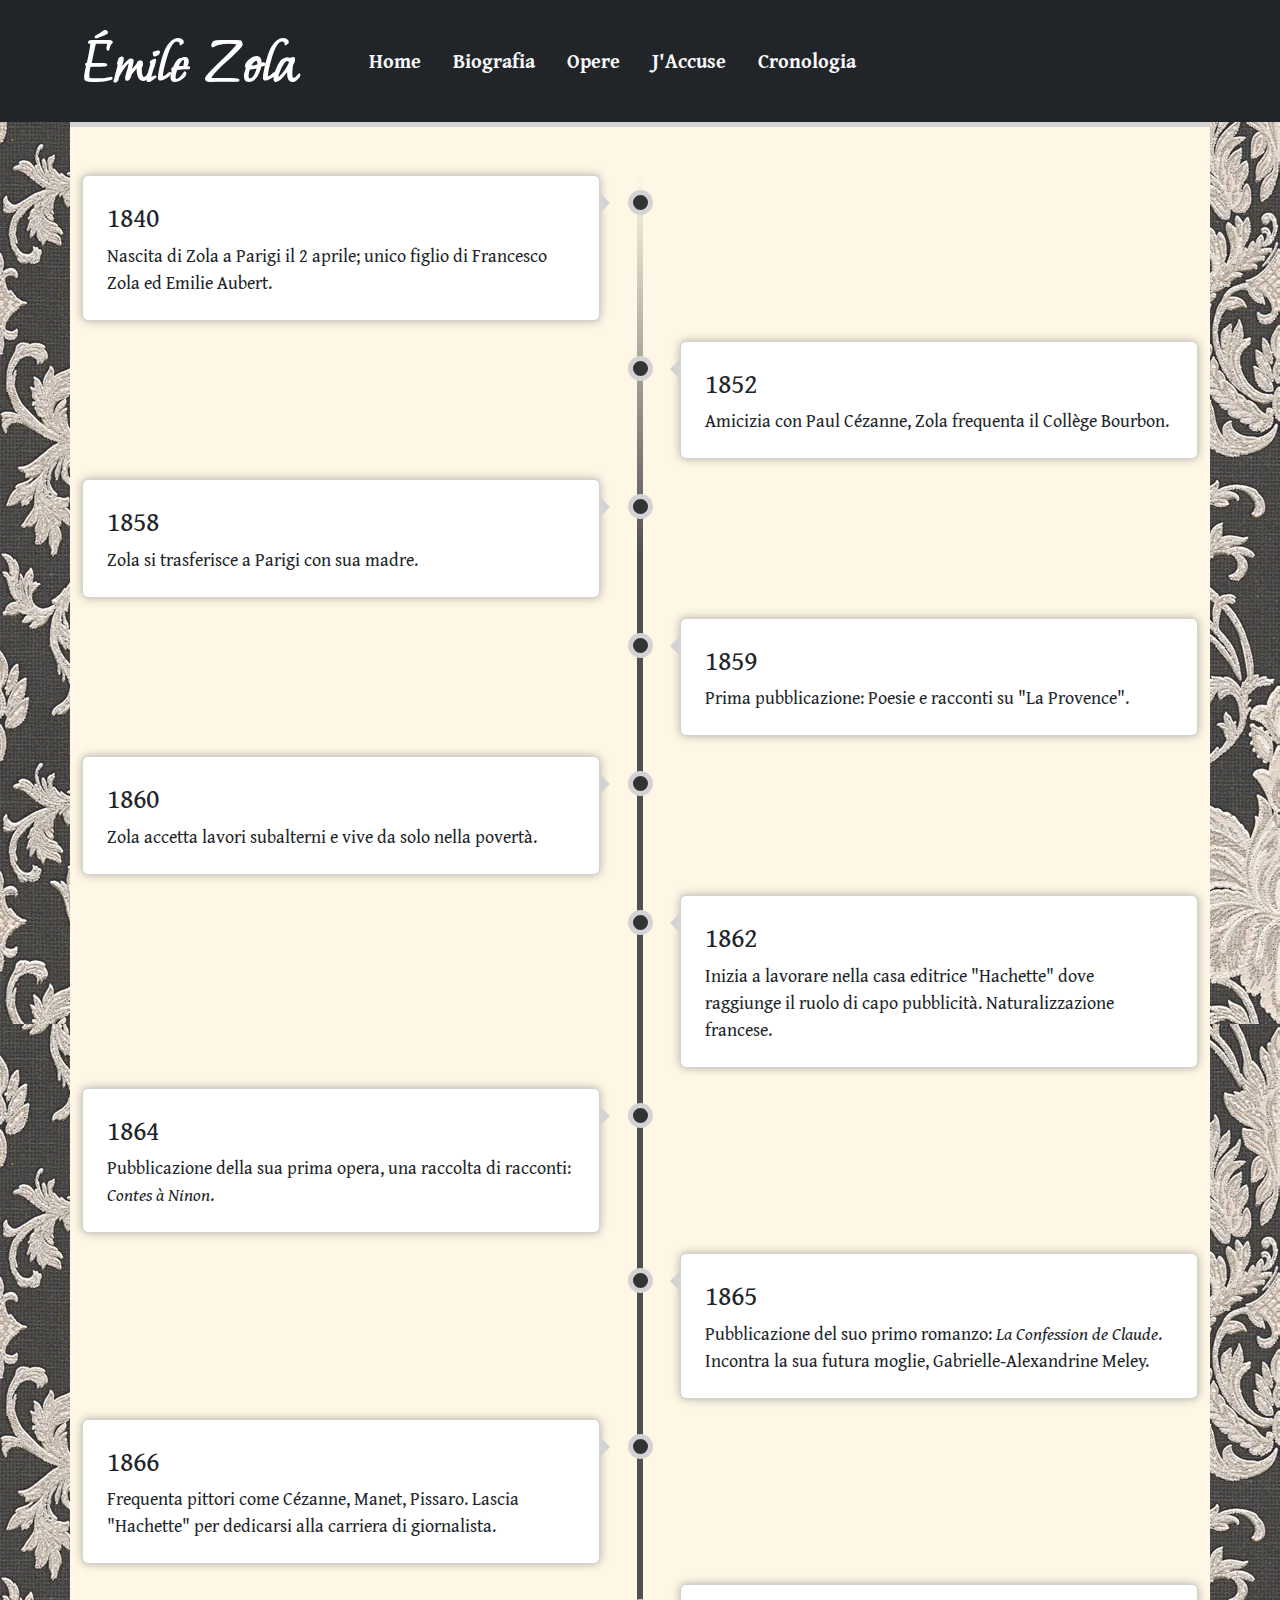
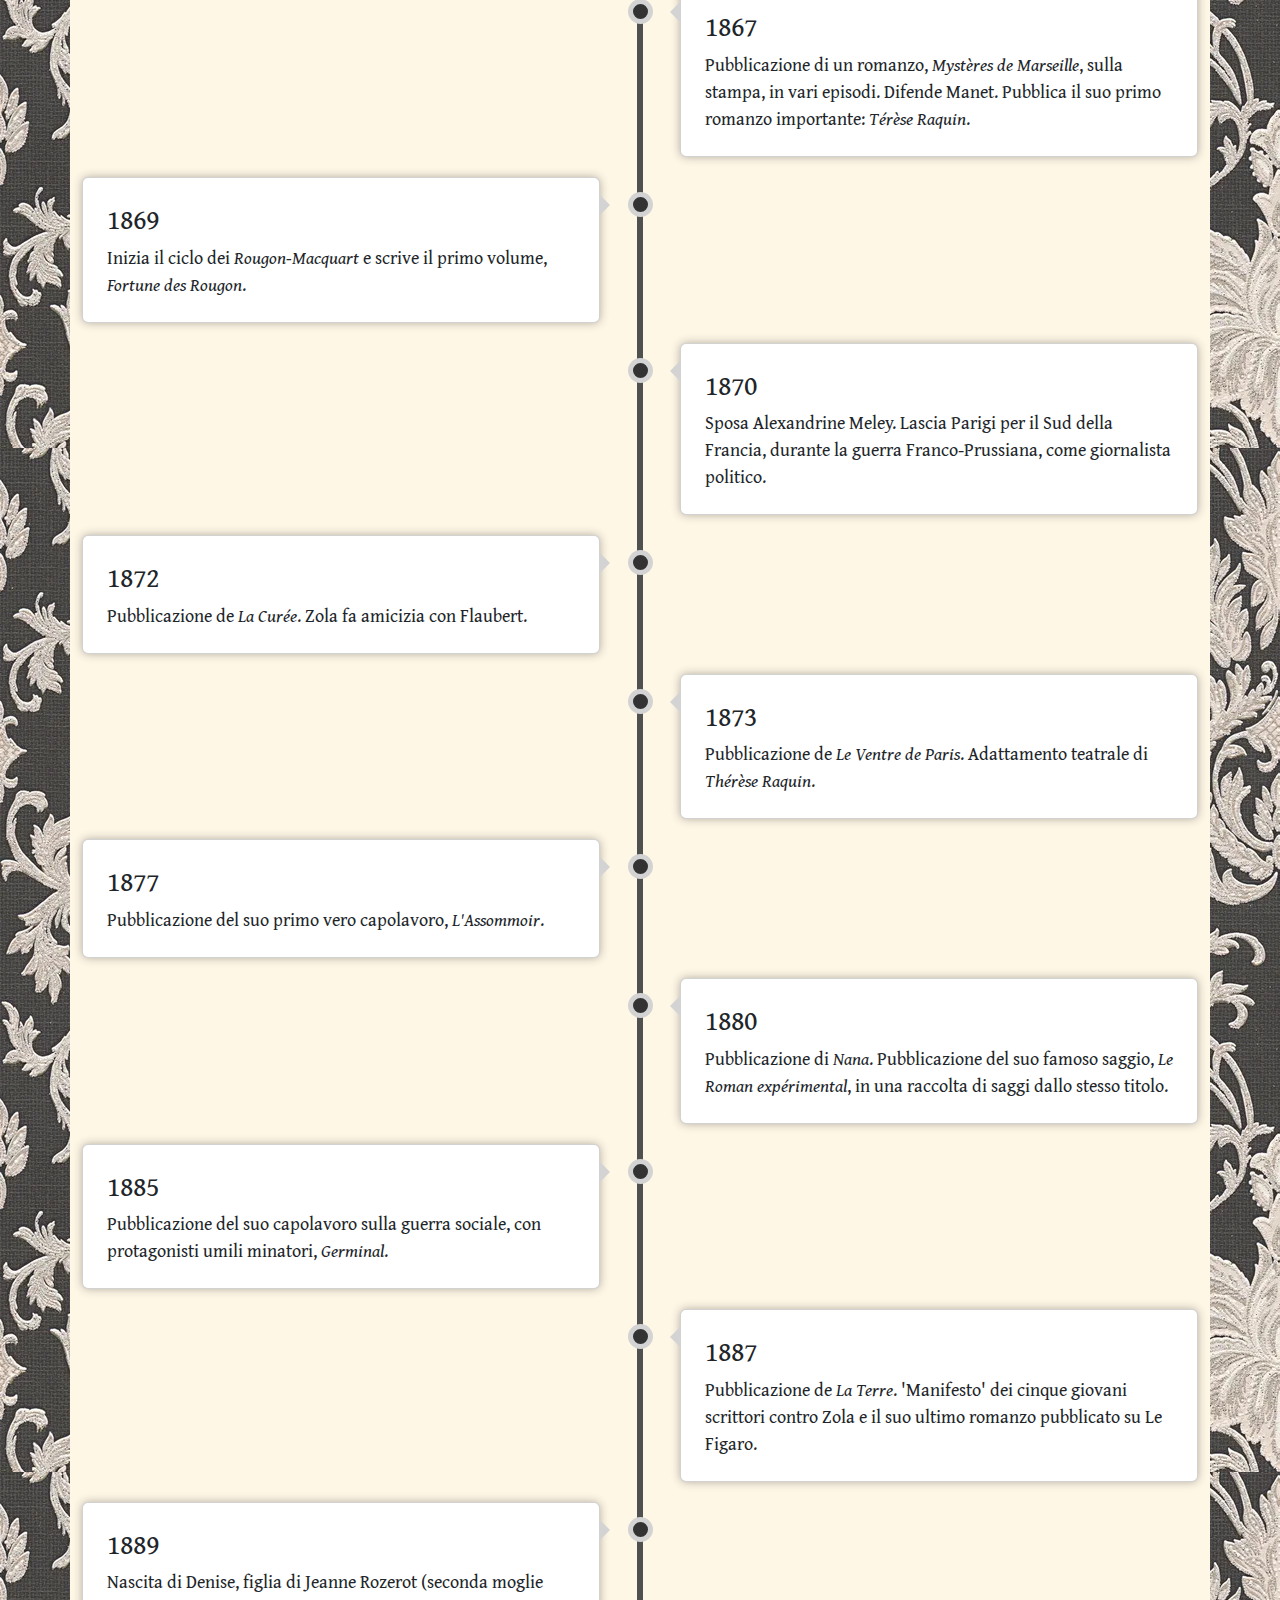
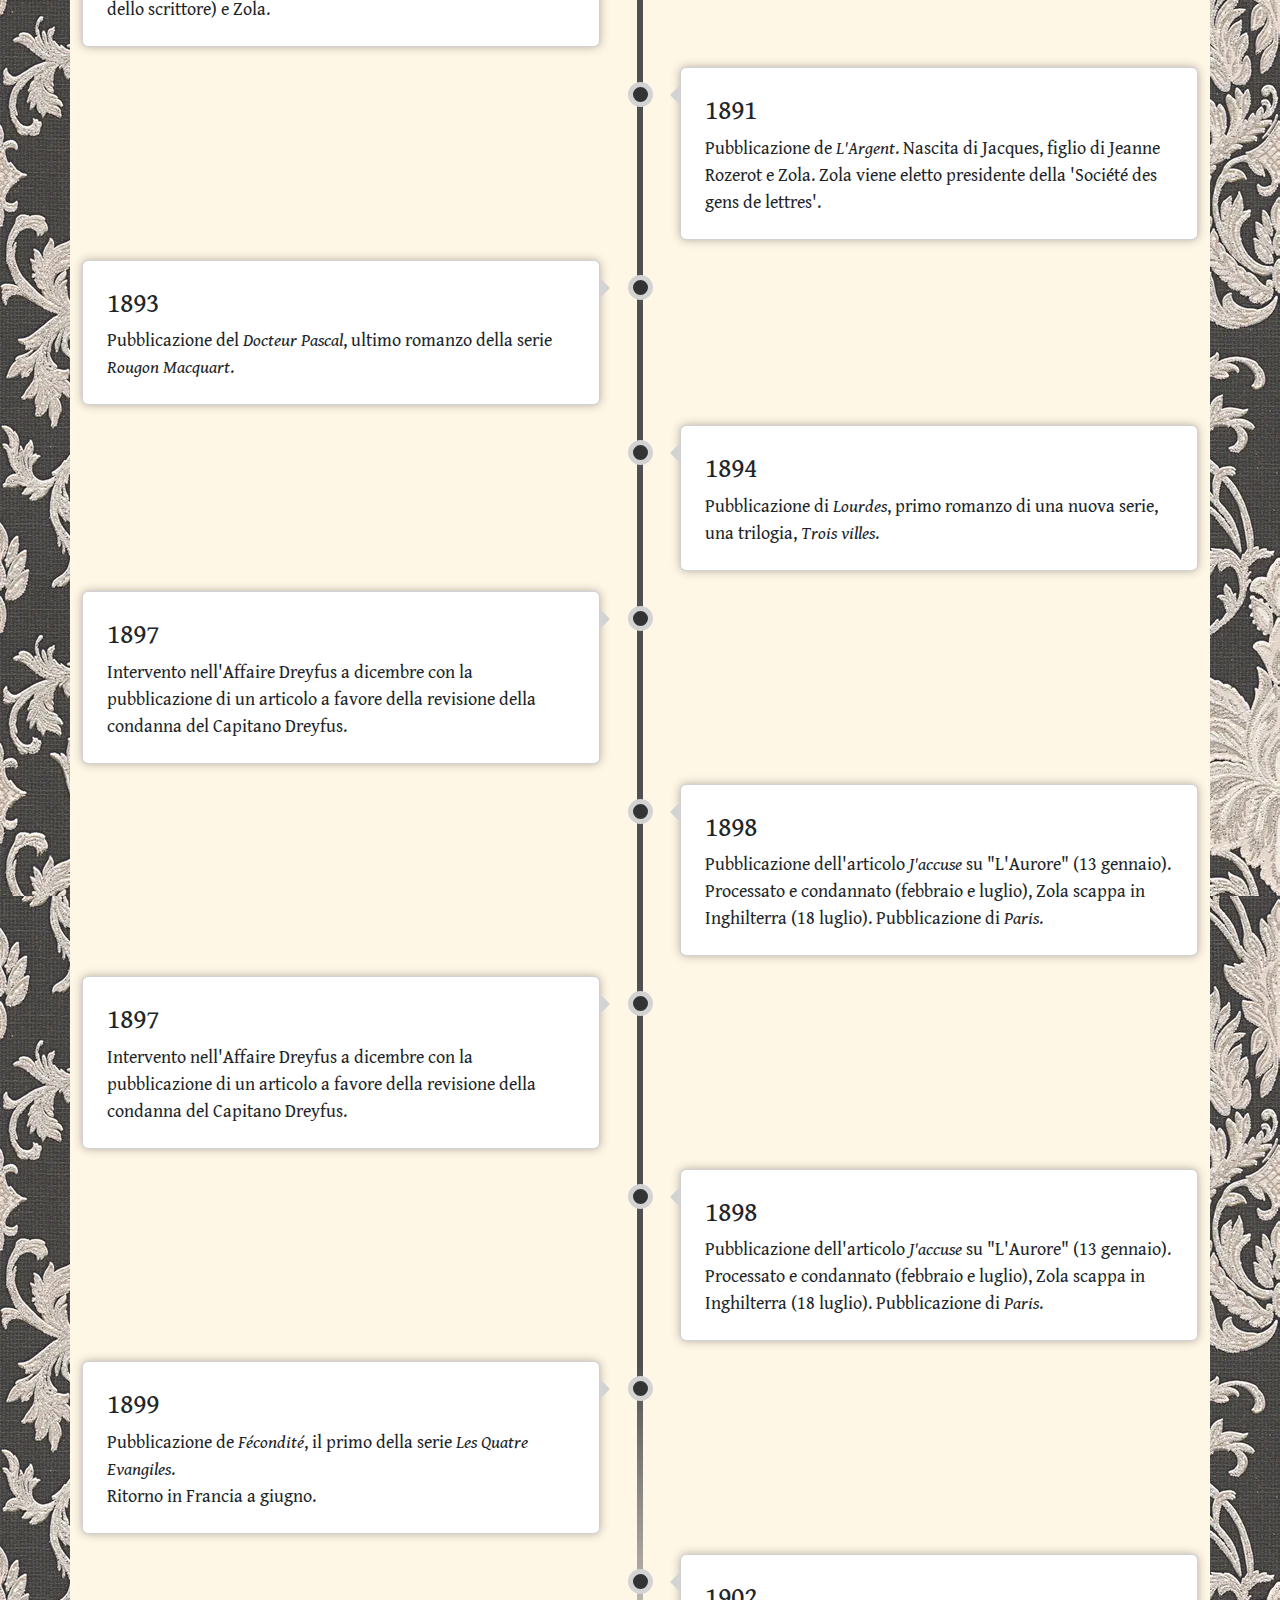
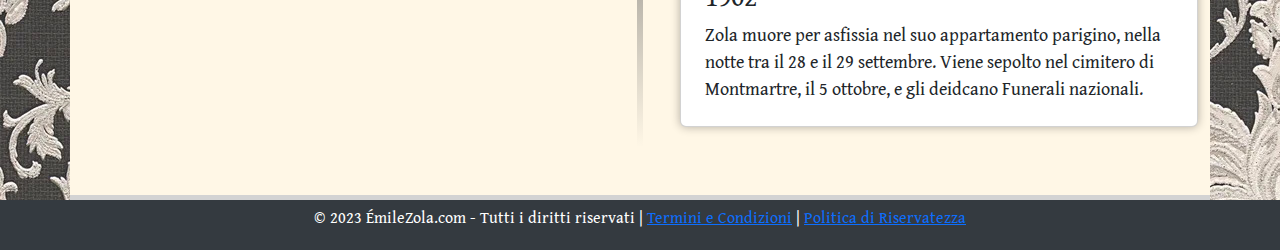
<file: sito web - Émile Zola/pages/cronologia.html>
<!DOCTYPE html>
<html lang="it-IT">
<head>
    <meta charset="UTF-8">
    <meta name="viewport" content="width=device-width, initial-scale=1.0">
    <link href="https://cdn.jsdelivr.net/npm/bootstrap@5.3.2/dist/css/bootstrap.min.css" rel="stylesheet">
    <script src="https://cdn.jsdelivr.net/npm/bootstrap@5.3.2/dist/js/bootstrap.bundle.min.js"></script>

    <link rel="stylesheet" href="https://fonts.googleapis.com/css?family=Moon+Dance">
    <link rel="stylesheet" href="https://fonts.googleapis.com/css?family=Gentium+Book+Plus">

    <link rel="stylesheet" href="../styles/style.css">
    <link rel="stylesheet" href="../styles/style_chronolgy.css">
    <script src="../javascript/main.js" defer></script>
    <style>
        .page_wrapper {
            min-height: calc(100vh); /* Altezza della finestra meno l'altezza dell'header */
            background-color: white; /* Colore di sfondo bianco */
        }
    </style>

    <link rel="icon" type="images/" href="../images/favicon.ico">

    <title>Émile Zola: Cronologia</title>
</head>
<body>
    <header class="bg-dark text-center">
        <nav class="navbar navbar-expand-lg bg-dark navbar-dark">
            <div class="container">
              <a class="navbar-brand"id="titleHome" href="#">Émile Zola</a>
              <button title="bottone" class="navbar-toggler" type="button" data-bs-toggle="collapse" data-bs-target="#collapsibleNavbar">
                <span class="navbar-toggler-icon"></span>
              </button>
              <div class="collapse navbar-collapse mx-5" id="collapsibleNavbar">
                <ul class="navbar-nav">
                    <li class="navbar-brand"><a class="nav-link text-light" href="../index.html">Home</a></li>
                    <li class="navbar-brand"><a class="nav-link text-light" href="bio.html">Biografia</a></li>
                    <li class="navbar-brand"><a class="nav-link text-light" href="opere.html">Opere</a></li>
                    <li class="navbar-brand"><a class="nav-link text-light" href="jaccuse.html">J'Accuse</a></li>
                    <li class="navbar-brand"><a class="nav-link text-light" href="#">Cronologia</a></li>
                </ul>
              </div>
            </div>
          </nav>
    </header>

    <div class="container py-5 content_page">
        <div class="main-timeline">
          <div class="timeline left">
              <div class="card">
                  <div class="card-body p-4">
                      <h3>1840</h3>
                      <p class="mb-0">Nascita di Zola a Parigi il 2 aprile; unico figlio di Francesco Zola ed Emilie Aubert.</p>
                    </div>
              </div>
          </div>
          <div class="timeline right">
              <div class="card">
                  <div class="card-body p-4">
                      <h3>1852</h3>
                      <p class="mb-0">Amicizia con Paul Cézanne, Zola frequenta il Collège Bourbon.</p>
                  </div>
              </div>
          </div>
          <div class="timeline left">
              <div class="card">
                  <div class="card-body p-4">
                      <h3>1858</h3>
                      <p class="mb-0">Zola si trasferisce a Parigi con sua madre.</p>
                  </div>
              </div>
          </div>
          <div class="timeline right">
              <div class="card">
                  <div class="card-body p-4">
                      <h3>1859</h3>
                      <p class="mb-0">Prima pubblicazione: Poesie e racconti su "La Provence".</p>
                  </div>
              </div>
          </div>
          <div class="timeline left">
              <div class="card">
                  <div class="card-body p-4">
                      <h3>1860</h3>
                      <p class="mb-0">Zola accetta lavori subalterni e vive da solo nella povertà.</p>
                  </div>
              </div>
          </div>
          <div class="timeline right">
              <div class="card">
                  <div class="card-body p-4">
                      <h3>1862</h3>
                      <p class="mb-0">Inizia a lavorare nella casa editrice "Hachette" dove raggiunge il ruolo di capo pubblicità. Naturalizzazione francese.</p>
                  </div>
              </div>
          </div>
          <div class="timeline left">
              <div class="card">
                  <div class="card-body p-4">
                      <h3>1864</h3>
                      <p class="mb-0">Pubblicazione della sua prima opera, una raccolta di racconti: <em>Contes à Ninon</em>.</p>
                  </div>
              </div>
          </div>
          <div class="timeline right">
              <div class="card">
                  <div class="card-body p-4">
                      <h3>1865</h3>
                      <p class="mb-0">Pubblicazione del suo primo romanzo: <em>La Confession de Claude</em>. Incontra la sua futura moglie, Gabrielle-Alexandrine Meley.</p>
                  </div>
              </div>
          </div>
          <div class="timeline left">
              <div class="card">
                  <div class="card-body p-4">
                      <h3>1866</h3>
                      <p class="mb-0">Frequenta pittori come Cézanne, Manet, Pissaro. Lascia "Hachette" per dedicarsi alla carriera di giornalista.</p>
                  </div>
              </div>
          </div>
          <div class="timeline right">
              <div class="card">
                  <div class="card-body p-4">
                      <h3>1867</h3>
                      <p class="mb-0">Pubblicazione di un romanzo, <em>Mystères de Marseille</em>, sulla stampa, in vari episodi. Difende Manet. Pubblica il suo primo romanzo importante: <em>Térèse Raquin</em>.</p>
                  </div>
              </div>
          </div>
          <div class="timeline left">
              <div class="card">
                  <div class="card-body p-4">
                      <h3>1869</h3>
                      <p class="mb-0">Inizia il ciclo dei <em>Rougon-Macquart</em> e scrive il primo volume, <em>Fortune des Rougon</em>.</p>
                  </div>
              </div>
          </div>
          <div class="timeline right">
              <div class="card">
                  <div class="card-body p-4">
                      <h3>1870</h3>
                      <p class="mb-0">Sposa Alexandrine Meley. Lascia Parigi per il Sud della Francia, durante la guerra Franco-Prussiana, come giornalista politico.</p>
                  </div>
              </div>
          </div>
          <div class="timeline left">
              <div class="card">
                  <div class="card-body p-4">
                      <h3>1872</h3>
                      <p class="mb-0">Pubblicazione de <em>La Curée</em>. Zola fa amicizia con Flaubert.</p>
                  </div>
              </div>
          </div>
          <div class="timeline right">
              <div class="card">
                  <div class="card-body p-4">
                      <h3>1873</h3>
                      <p class="mb-0">Pubblicazione de <em>Le Ventre de Paris</em>. Adattamento teatrale di <em>Thérèse Raquin</em>.</p>
                  </div>
              </div>
          </div>
          <div class="timeline left">
              <div class="card">
                  <div class="card-body p-4">
                      <h3>1877</h3>
                      <p class="mb-0">Pubblicazione del suo primo vero capolavoro, <em>L'Assommoir</em>.</p>
                  </div>
              </div>
          </div>
          <div class="timeline right">
              <div class="card">
                  <div class="card-body p-4">
                      <h3>1880</h3>
                      <p class="mb-0">Pubblicazione di <em>Nana</em>. Pubblicazione del suo famoso saggio, <em>Le Roman expérimental</em>, in una raccolta di saggi dallo stesso titolo.</p>
                  </div>
              </div>
          </div>
          <div class="timeline left">
              <div class="card">
                  <div class="card-body p-4">
                      <h3>1885</h3>
                      <p class="mb-0">Pubblicazione del suo capolavoro sulla guerra sociale, con protagonisti umili minatori, <em>Germinal</em>.</p>
                  </div>
              </div>
          </div>
          <div class="timeline right">
              <div class="card">
                  <div class="card-body p-4">
                      <h3>1887</h3>
                      <p class="mb-0">Pubblicazione de <em>La Terre</em>. 'Manifesto' dei cinque giovani scrittori contro Zola e il suo ultimo romanzo pubblicato su Le Figaro.</p>
                  </div>
              </div>
          </div>
          <div class="timeline left">
              <div class="card">
                  <div class="card-body p-4">
                      <h3>1889</h3>
                      <p class="mb-0">Nascita di Denise, figlia di Jeanne Rozerot (seconda moglie dello scrittore) e Zola.</p>
                  </div>
              </div>
          </div>
          <div class="timeline right">
              <div class="card">
                  <div class="card-body p-4">
                      <h3>1891</h3>
                      <p class="mb-0">Pubblicazione de <em>L'Argent</em>. Nascita di Jacques, figlio di Jeanne Rozerot e Zola. Zola viene eletto presidente della 'Société des gens de lettres'.</p>
                  </div>
              </div>
          </div>
          <div class="timeline left">
              <div class="card">
                  <div class="card-body p-4">
                      <h3>1893</h3>
                      <p class="mb-0">Pubblicazione del <em>Docteur Pascal</em>, ultimo romanzo della serie <em>Rougon Macquart</em>.</p>
                  </div>
              </div>
          </div>
          <div class="timeline right">
              <div class="card">
                  <div class="card-body p-4">
                      <h3>1894</h3>
                      <p class="mb-0">Pubblicazione di <em>Lourdes</em>, primo romanzo di una nuova serie, una trilogia, <em>Trois villes</em>.</p>
                  </div>
              </div>
          </div>
          <div class="timeline left">
              <div class="card">
                  <div class="card-body p-4">
                      <h3>1897</h3>
                      <p class="mb-0">Intervento nell'Affaire Dreyfus a dicembre con la pubblicazione di un articolo a favore della revisione della condanna del Capitano Dreyfus.</p>
                  </div>
              </div>
          </div>
          <div class="timeline right">
              <div class="card">
                  <div class="card-body p-4">
                      <h3>1898</h3>
                      <p class="mb-0">Pubblicazione dell'articolo <em>J'accuse</em> su "L'Aurore" (13 gennaio). Processato e condannato (febbraio e luglio), Zola scappa in Inghilterra (18 luglio). Pubblicazione di <em>Paris</em>.</p>
                  </div>
              </div>
          </div>
          <div class="timeline left">
              <div class="card">
                  <div class="card-body p-4">
                      <h3>1897</h3>
                      <p class="mb-0">Intervento nell'Affaire Dreyfus a dicembre con la pubblicazione di un articolo a favore della revisione della condanna del Capitano Dreyfus.</p>
                  </div>
              </div>
          </div>
          <div class="timeline right">
              <div class="card">
                  <div class="card-body p-4">
                      <h3>1898</h3>
                      <p class="mb-0">Pubblicazione dell'articolo <em>J'accuse</em> su "L'Aurore" (13 gennaio). Processato e condannato (febbraio e luglio), Zola scappa in Inghilterra (18 luglio). Pubblicazione di <em>Paris</em>.</p>
                  </div>
              </div>
          </div>
          <div class="timeline left">
              <div class="card">
                  <div class="card-body p-4">
                      <h3>1899</h3>
                      <p class="mb-0">Pubblicazione de <em>Fécondité</em>, il primo della serie <em>Les Quatre Evangiles</em>.<br>Ritorno in Francia a giugno.</p>
                  </div>
              </div>
          </div>
          <div class="timeline right">
              <div class="card">
                  <div class="card-body p-4">
                      <h3>1902</h3>
                      <p class="mb-0">Zola muore per asfissia nel suo appartamento parigino, nella notte tra il 28 e il 29 settembre. Viene sepolto nel cimitero di Montmartre, il 5 ottobre, e gli deidcano Funerali nazionali.</p>
                  </div>
              </div>
          </div>
      </div>
    </div>

    <footer>
        <div class="container">
            <p>&copy; 2023 ÉmileZola.com - Tutti i diritti riservati | <a href="#">Termini e Condizioni</a> | <a href="#">Politica di Riservatezza</a></p>
        </div> 
    </footer>
</body>
</html>
</file>
<file: sito web - Émile Zola/styles/style.css>
body {
    background-image: url("../images/wallpaper.jpg");
    margin: 0;
    padding: 0;
    display: flex;
    flex-direction: column;
    font-family: 'Gentium Book Plus', Georgia, 'Times New Roman', Times, serif;
}

header {
    background-color: #333;
    color: white;
    text-align: center;
    padding: 5px;
    font-weight: 700;
}

nav {
    background-color: #f8f9fa;
    padding: 10px;
}

footer {
    background-color: #343a40;
    color: white;
    padding: 5px 0;
    text-align: center;
    width: 100%;
}

.container {
    position: relative;
}

.bottom-left {
    position: absolute;
    bottom: 8px;
    left: 16px;
    color: whitesmoke;
    font-size: 50px;
    font-weight: 800;
}

@media (max-width:750px)
{
  .bottom-left{
    font-size: 4vw;
  }
}

#titleHome {
    font-family: 'Moon Dance', sans-serif, cursive;
    font-weight: 700;
    font-size: 4em; 
    padding:0rem;
}

#collapsibleNavbar{
  text-align: left;
}

#page_wrapper {
    margin-top: 0px;
    margin-right: auto;
    margin-bottom: 0px;
    margin-left: auto;
    min-height: calc(100vh); 
    background-color: white; 
}

#page_wrapper {
  border-bottom:#D3D3D3 5px solid; 
}

#biopic {
    font-size:x-large;
    text-align: justify;
}
#biopic_box {
  margin-top: 20px;
}

#first_block {
    flex: 1;
    padding: 3px 0 0 0;
    background-color: #D3D3D3;

}

#second_block {
    flex: 1;
    padding: 10px;
    margin: 10px;
}

#third_block {
  flex: 1;
  margin: 10px;
}

#zola_potrait {
    padding: 0;
    margin-right: 0%;
    background:  #1a0000

}

#sezione_cit {
  font-size: x-large;
}

#contesto {
    text-align: right;
}

#libri_vendita{
    justify-content: space-between;   
    padding: 20px;
}
#libri_vendita div{
    text-align: center;
}

#libri_vendita div img {
  transition: transform 0.3s ease-in-out;
  box-shadow: 0 0 10px rgba(0, 0, 0, 0.3);
  box-sizing: border-box;
  border-right: 2px solid rgba(0, 0, 0, 0.2);
  border-bottom: 2px solid rgba(0, 0, 0, 0.2);
  border-top: 2px solid rgba(255, 255, 255, 0.6);
  border-left: 2px solid rgba(0, 0, 0, 0.4);
  border-bottom-right-radius: 3px;
  border-top-right-radius: 3px;
  border-bottom-left-radius: 0;
  border-top-left-radius: 0;
  height: 200px;
  margin: 20px 0;
}
#libri_vendita div img:hover{
  transform: scale(1.1); 
}

#libri_vendita_general p {
  font-size: x-large;
  margin: 80px 0;
}
#libri_vendita_general .spinner-border{
  text-align: center;
}

.owl-theme {
  margin: 0;
}

.btn-primary {
  background-color: #343a40;
}

#link_homepage{
  text-decoration: none;
}
#link_homepage span {
  display: inline-block;
  transform: translateX(20%);
  transition: 1s;
}

#link_homepage:hover > span {
  transform: translateX(60%);
}

#first_block hr {
  border-top: 3px double #000;
  color: #000;
  overflow: visible;
  text-align: center;
  height: 5px;
}

#first_block hr:after {
  background: #D3D3D3;
  content: '⁂';
  padding: 0 4px;
  position: relative;
  top: -13px;
}
</file>
<file: sito web - Émile Zola/styles/style_chronolgy.css>
body > div {
    background-color: #fff7e6;
}

/*la timeline */
.main-timeline {
    position: relative;
}

/*la timeline */
.main-timeline::after {
    content: "";
    position: absolute;
    width: 6px;
    top: 0;
    bottom: 0;
    left: 50%;
    margin-left: -3px;
    background: -moz-linear-gradient(top, rgba(80,80,80,0) 0%, rgb(80,80,80) 8%, rgb(80,80,80) 92%, rgba(80,80,80,0) 100%);
    background: -webkit-gradient(linear, left top, left bottom, color-stop(0%,rgba(30,87,153,1)), color-stop(100%,rgba(125,185,232,1)));
    background: -webkit-linear-gradient(top, rgba(80,80,80,0) 0%, rgb(80, 80, 80) 8%, rgb(80,80,80) 92%, rgba(80,80,80,0) 100%);
    background: -o-linear-gradient(top, rgba(80,80,80,0) 0%, rgb(80,80,80) 8%, rgb(80,80,80) 92%, rgba(80,80,80,0) 100%);
    background: -ms-linear-gradient(top, rgba(80,80,80,0) 0%, rgb(80,80,80) 8%, rgb(80,80,80) 92%, rgba(80,80,80,0) 100%);
    background: linear-gradient(to bottom, rgba(80,80,80,0) 0%, rgb(80,80,80) 8%, rgb(80,80,80) 92%, rgba(80,80,80,0) 100%);
}

/* i vari container */
.timeline {
    position: relative;
    background-color: inherit;
    width: 50%;

}

/* i vari cerchi della timeline*/
.timeline::after {
    content: "";
    position: absolute;
    width: 25px;
    height: 25px;
    right: -13px;
    background-color: #333;
    border: 5px solid #D3D3D3;
    top: 15px;
    border-radius: 50%;
    z-index: 1;
}

/* cintainer nella sinistra*/
.left {
    padding: 0px 40px 20px 0px;
    left: 0;
    
}

/* container nella destra */
.right {
    padding: 0px 0px 20px 40px;
    left: 50%;
}

/*frecce del container di sinistra*/
.left::before {
    content: " ";
    position: absolute;
    top: 18px;
    z-index: 1;
    right: 30px;
    border: medium solid white;
    border-width: 10px 0 10px 10px;
    border-color: transparent transparent transparent #D3D3D3;
}

/*frecce del container di destra*/
.right::before {
    content: " ";
    position: absolute;
    top: 18px;
    z-index: 1;
    left: 30px;
    border: medium solid white;
    border-width: 10px 10px 10px 0;
    border-color: transparent #D3D3D3 transparent transparent;
}

/* posizione del cerchio esatta (centrat nella timeline) */
.right::after {
    left: -12px;
}

/* Media queries - timeline responsiva */
@media screen and (max-width: 600px) {
    /* la timeline si posiziona nella sinistra*/
    .main-timeline::after {
        left: 31px;
    }

    .timeline {
        width: 100%;
        padding-left: 70px;
        padding-right: 25px;
    }

    /* tutti i cechi devono essere a sinistra (come la timeline) */
    .timeline::before {
        left: 60px;
        border: medium solid white;
        border-width: 10px 10px 10px 0;
        border-color: transparent white transparent transparent;
    }

    /* tutti i cerchi sono nello stesso punto */
    .left::after,
    .right::after {
        left: 18px;
    }

    .left::before {
        right: auto;
    }

    /* tutti i container si devono comportare come quelli di classe .left */
    .right {
        left: 0%;
    }
}

.content_page {
    border-top:#D3D3D3 5px solid; 
    border-bottom:#D3D3D3 5px solid; 
}

.card p {
    font-size: large;
}

.card {
    box-shadow: 0 0 10px rgba(0, 0, 0, 0.3);
}
</file>
